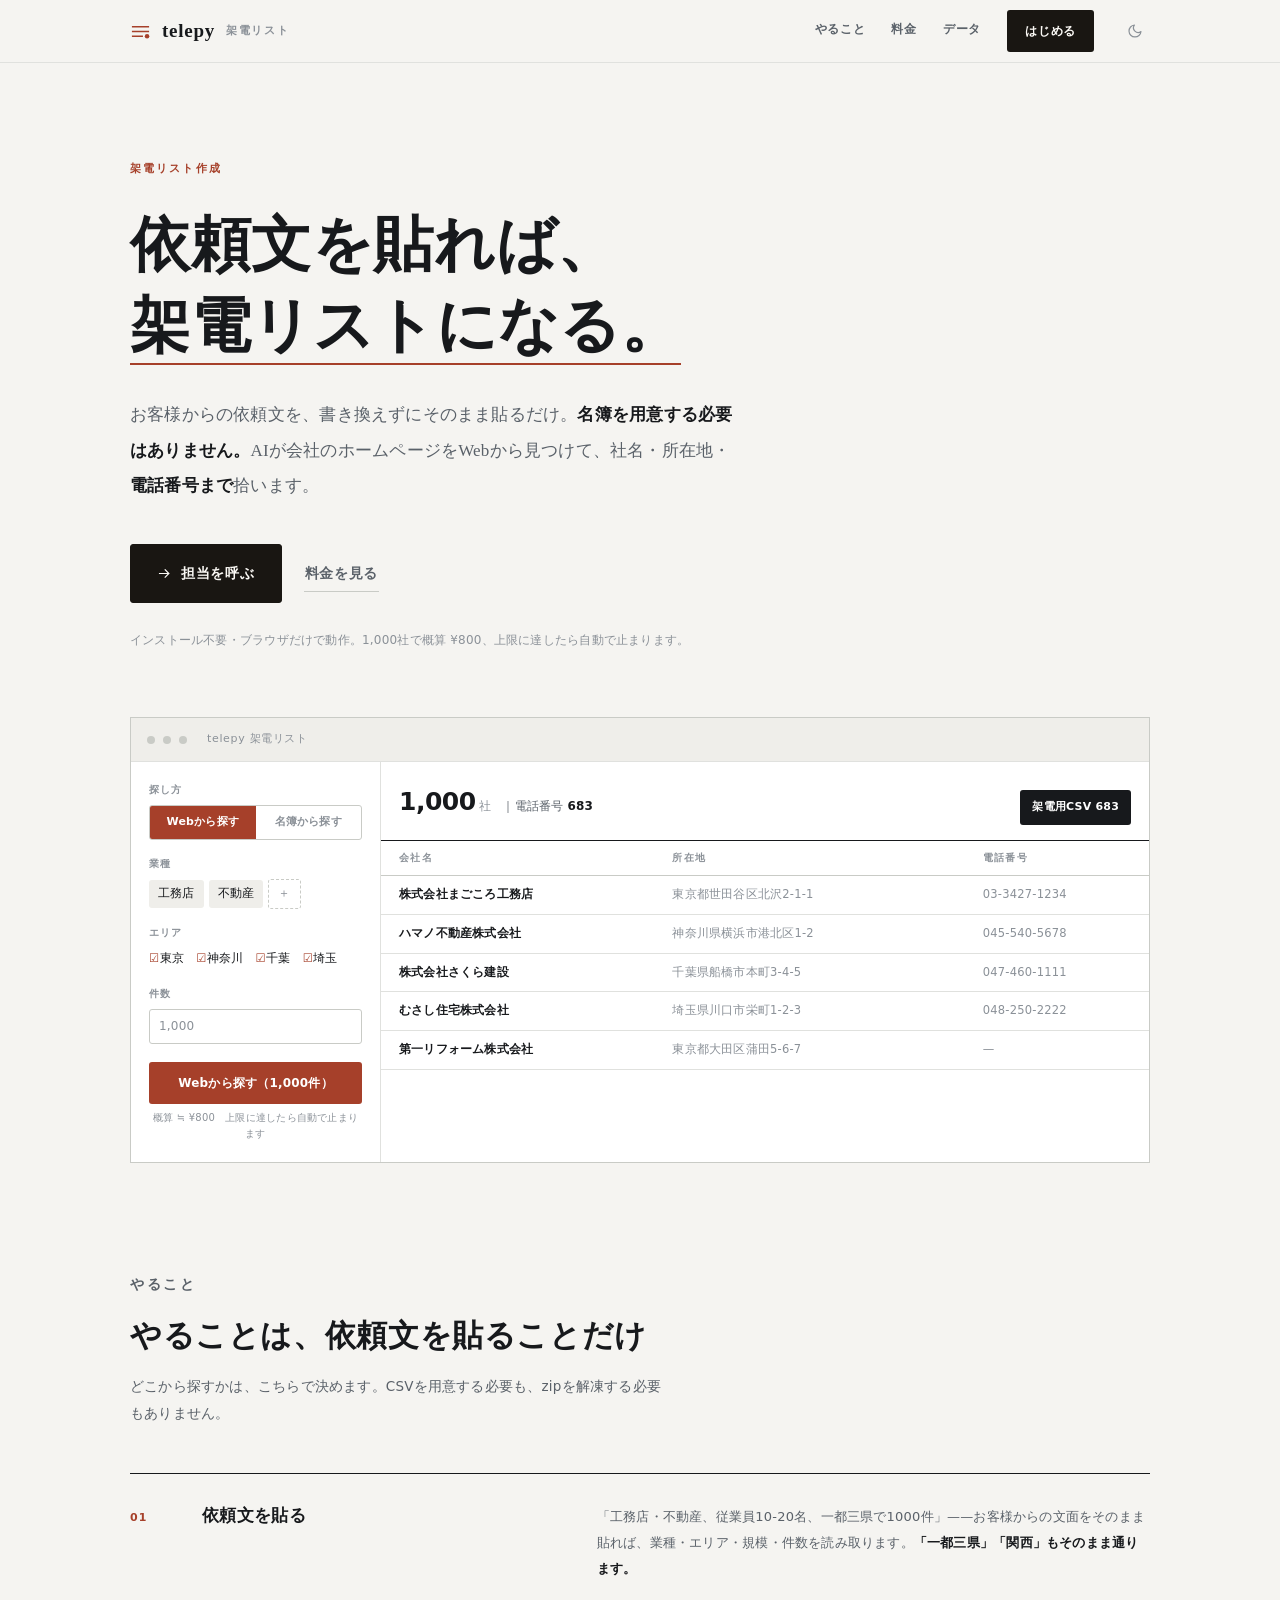
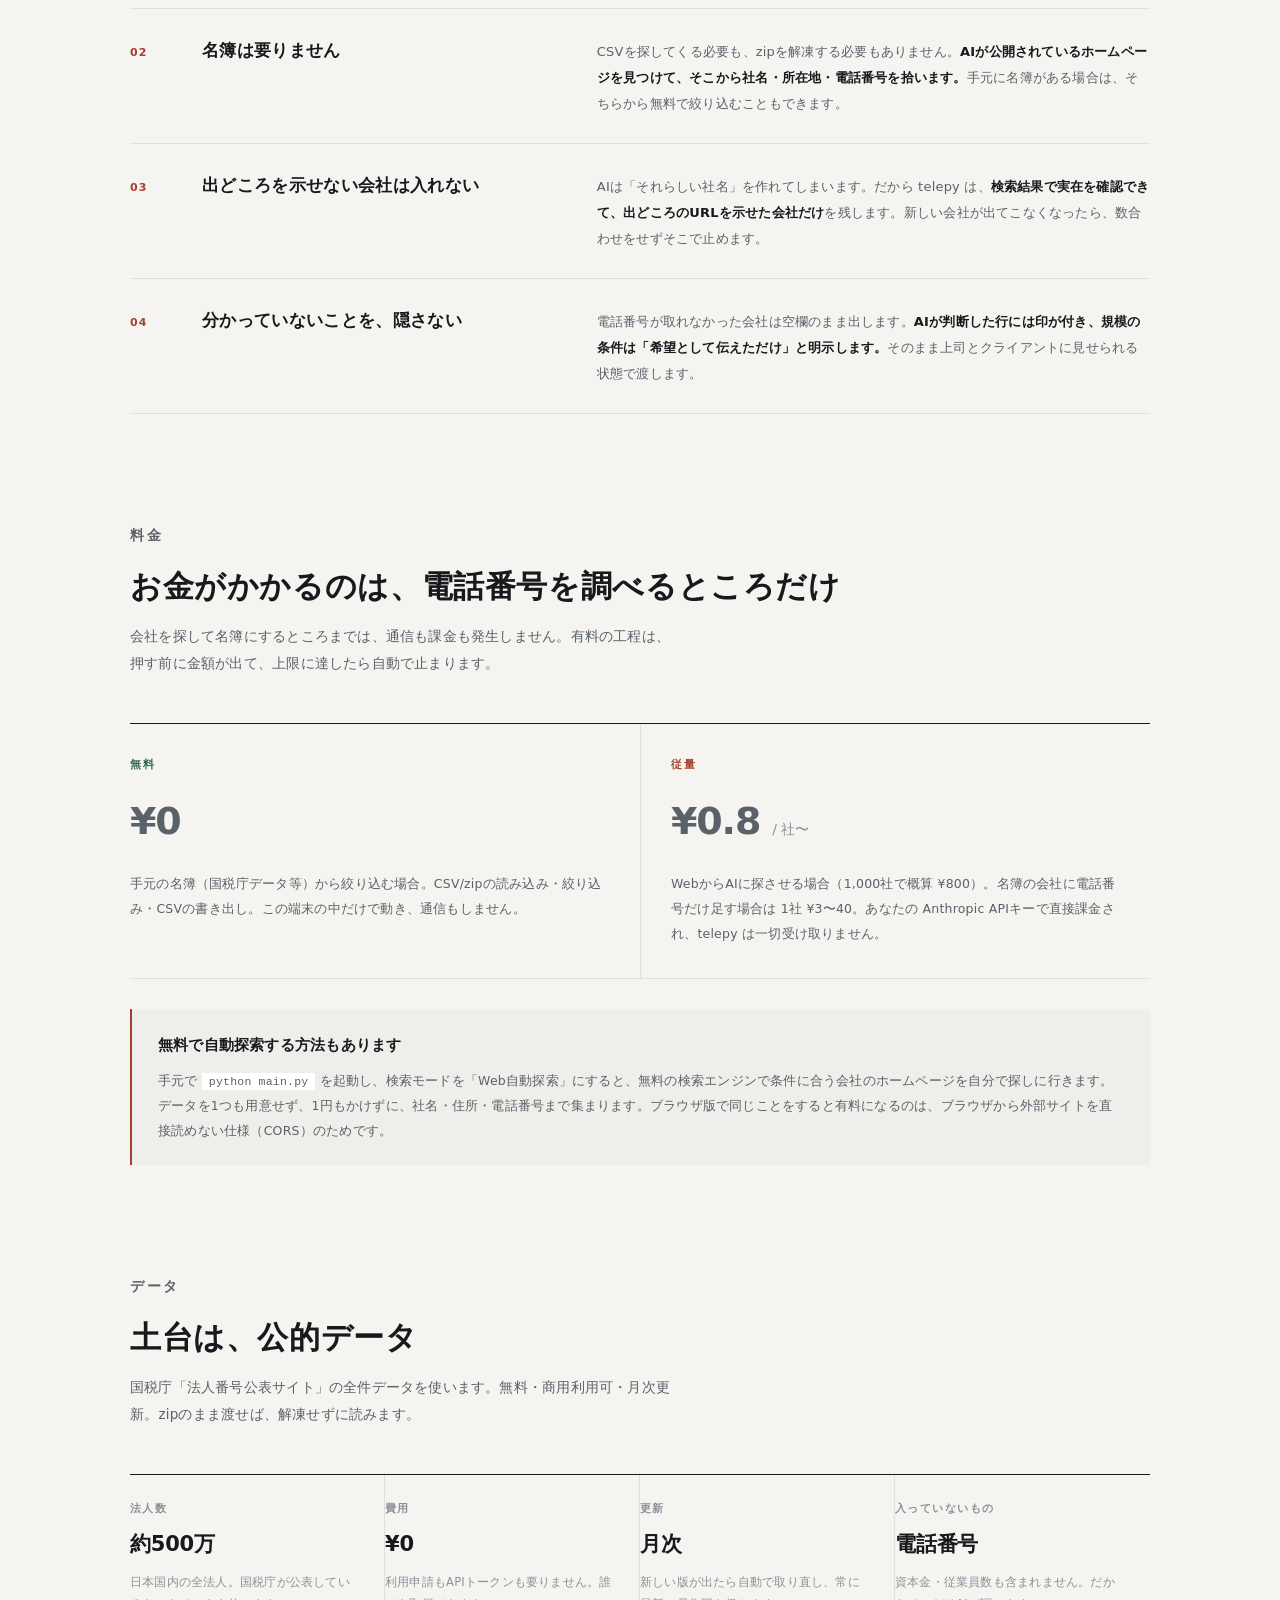
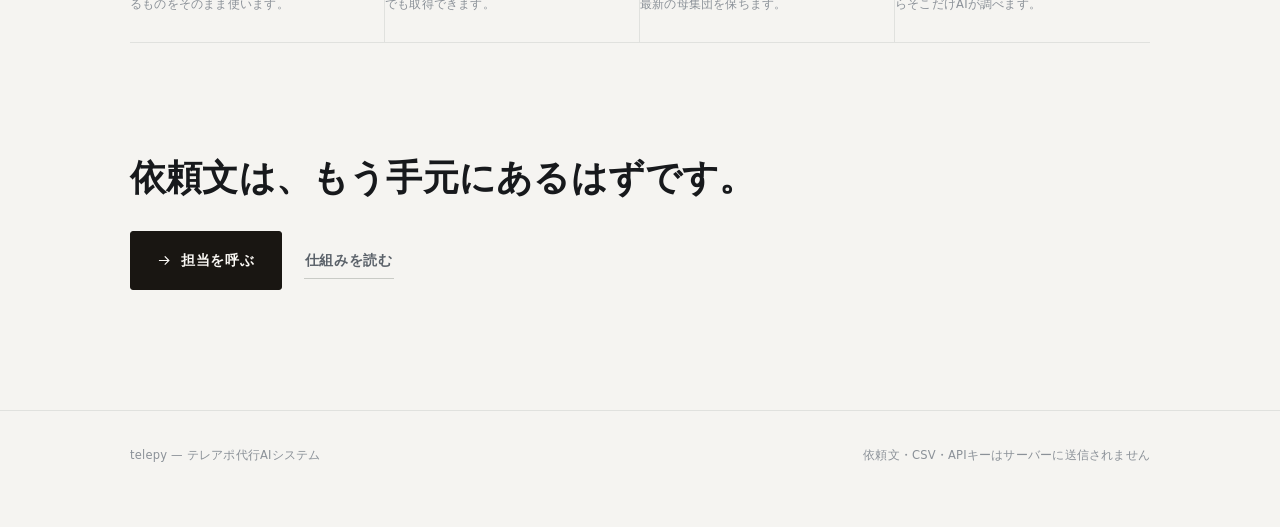
<file: docs/index.html>
<!DOCTYPE html>
<html lang="ja">
<head>
  <meta charset="UTF-8">
  <meta name="viewport" content="width=device-width, initial-scale=1.0">
  <meta name="theme-color" content="#FBF9F5" media="(prefers-color-scheme: light)">
  <meta name="theme-color" content="#131110" media="(prefers-color-scheme: dark)">
  <link rel="icon" href="data:image/svg+xml,%3Csvg xmlns='http://www.w3.org/2000/svg' viewBox='0 0 24 24'%3E%3Crect width='24' height='24' fill='%23FBF9F5'/%3E%3Cpath d='M3 6.5h18M3 12h18M3 17.5h11' stroke='%23A6402A' stroke-width='1.6'/%3E%3Ccircle cx='19.5' cy='17.5' r='2.6' fill='%23A6402A'/%3E%3C/svg%3E">
  <title>telepy — 依頼文を貼れば、架電リストになる</title>
  <meta property="og:type" content="website">
  <meta property="og:site_name" content="telepy">
  <meta property="og:url" content="https://playmark0227-svg.github.io/tellepy/">
  <meta property="og:title" content="telepy — 依頼文を貼れば、架電リストになる">
  <meta property="og:description" content="依頼文をそのまま貼るだけ。条件に合う日本企業をこの端末の中で探します。電話番号だけは、AIが1社ずつ調べます。名簿づくりはずっと無料。">
  <meta property="og:image" content="https://playmark0227-svg.github.io/tellepy/ogp.png">
  <meta property="og:image:width" content="1200">
  <meta property="og:image:height" content="630">
  <meta name="twitter:card" content="summary_large_image">
  <meta name="twitter:title" content="telepy — 依頼文を貼れば、架電リストになる">
  <meta name="twitter:description" content="依頼文をそのまま貼るだけ。条件に合う日本企業をこの端末の中で探します。電話番号だけは、AIが1社ずつ調べます。">
  <meta name="twitter:image" content="https://playmark0227-svg.github.io/tellepy/ogp.png">
  <script>
    (function () {
      try {
        var t = localStorage.getItem('telepy_theme');
        if (t !== 'light' && t !== 'dark') {
          t = window.matchMedia('(prefers-color-scheme: dark)').matches ? 'dark' : 'light';
        }
        document.documentElement.setAttribute('data-theme', t);
      } catch (e) { document.documentElement.setAttribute('data-theme', 'light'); }
      document.documentElement.className = 'js';
    })();
  </script>
  <style>
    /* list.html と同じ意匠。紙・墨・朱の三色、罫線で区切り、影は落とさない。 */
    :root {
      --sans: "Hiragino Kaku Gothic ProN", "Hiragino Sans", "BIZ UDPGothic",
              "Noto Sans JP", "Yu Gothic UI", "Yu Gothic", Meiryo, system-ui, sans-serif;
      /* 明朝の並び順は Windows での読みやすさで決めている。
         Yu Mincho は画面だと線が細く痩せて見えるため、線幅が安定している
         BIZ UD明朝（Windows 10 1809以降に同梱）を先に置く。 */
      --serif: "Hiragino Mincho ProN", "Hiragino Mincho Pro", "BIZ UDPMincho", "BIZ UDMincho",
               "Yu Mincho", YuMincho, "Noto Serif JP", "Times New Roman", serif;
      --mono: "SF Mono", ui-monospace, SFMono-Regular, Menlo, Consolas, monospace;
      --paper: #F5F4F1; --surface: #FFFFFF; --sunk: #EFEEEA;
      --ink: #17191C; --ink-2: #5A6169; --ink-3: #8B9198;
      --rule: #E0E1DE; --rule-2: #C9CBC6;
      --seal: #A6402A; --seal-2: #8C3422; --seal-tint: #F6ECE8;
      --good: #2E6A4C; --warn: #8A6212;
      --btn-face: #191612; --btn-text: #FBF9F5;
      --ease: cubic-bezier(.2,.8,.2,1);
      color-scheme: light;
    }
    :root[data-theme="dark"] {
      --paper: #16181A; --surface: #1D1F22; --sunk: #232629;
      --ink: #E9EAEA; --ink-2: #A3A8AD; --ink-3: #767C82;
      --rule: #2C3033; --rule-2: #3D4247;
      --seal: #DD7357; --seal-2: #E9917A; --seal-tint: #2A1E1A;
      --good: #5FA97F; --warn: #C79A46;
      --btn-face: #EDE8DF; --btn-text: #131110;
      color-scheme: dark;
    }
    *, *::before, *::after { margin: 0; padding: 0; box-sizing: border-box; }
    html { -webkit-text-size-adjust: 100%; scroll-behavior: smooth; }
    body {
      font-family: var(--sans); background: var(--paper); color: var(--ink);
      font-size: 14px; line-height: 1.9; letter-spacing: .015em;
      font-feature-settings: "palt" 1; -webkit-font-smoothing: antialiased;
    }
    a { color: inherit; text-underline-offset: 3px; }
    a:hover { color: var(--seal); }
    .wrap { max-width: 1080px; margin: 0 auto; padding: 0 30px; }
    .label { font-size: 10.5px; font-weight: 700; letter-spacing: .2em; color: var(--ink-3); text-transform: uppercase; }
    .nums { font-variant-numeric: tabular-nums; }
    ::selection { background: var(--seal); color: #fff; }

    /* ---- 天板 ---- */
    .nav { position: sticky; top: 0; z-index: 30; background: var(--paper); border-bottom: 1px solid var(--rule); }
    .nav-in { max-width: 1080px; margin: 0 auto; padding: 0 30px; height: 62px;
              display: flex; align-items: center; justify-content: space-between; gap: 20px; }
    .brand { display: flex; align-items: center; gap: 11px; }
    .brand svg { width: 21px; height: 21px; color: var(--seal); }
    .brand b { font-family: var(--serif); font-size: 19px; font-weight: 600; letter-spacing: .04em; }
    .brand span { font-size: 10.5px; font-weight: 700; letter-spacing: .16em; color: var(--ink-3); }
    .nav-links { display: flex; align-items: center; gap: 26px; }
    .nav-links a { font-size: 12px; font-weight: 600; letter-spacing: .06em; color: var(--ink-2);
                   text-decoration: none; border-bottom: 1px solid transparent; padding-bottom: 2px; }
    .nav-links a:hover { color: var(--ink); border-bottom-color: var(--ink); }
    .nav-links .go { background: var(--btn-face); color: var(--btn-text); border: 0;
                     padding: 10px 18px; border-radius: 3px; }
    .nav-links .go:hover { opacity: .82; color: var(--btn-text); }
    .theme { width: 30px; height: 30px; border: 0; background: none; color: var(--ink-3);
             display: grid; place-items: center; cursor: pointer; }
    .theme:hover { color: var(--ink); }
    .theme svg { width: 16px; height: 16px; }
    .theme .i-sun { display: none; }
    :root[data-theme="dark"] .theme .i-moon { display: none; }
    :root[data-theme="dark"] .theme .i-sun { display: block; }
    @media (max-width: 720px) { .nav-links a:not(.go) { display: none; } }

    /* ---- 導入 ---- */
    .hero { padding: 96px 0 0; }
    .hero .label { color: var(--seal); margin-bottom: 26px; }
    h1 {
      font-family: var(--serif); font-size: clamp(34px, 6vw, 60px); font-weight: 600;
      line-height: 1.35; letter-spacing: .01em; margin-bottom: 30px;
    }
    h1 em { font-style: normal; border-bottom: 2px solid var(--seal); padding-bottom: 4px; }
    .lead {
      font-family: var(--serif); font-size: 17px; line-height: 2.1; color: var(--ink-2);
      max-width: 36em; margin-bottom: 40px;
    }
    .lead b { color: var(--ink); font-weight: 600; }
    .cta { display: flex; gap: 22px; align-items: center; flex-wrap: wrap; }
    .btn {
      display: inline-flex; align-items: center; gap: 9px; font-size: 14px; font-weight: 600;
      letter-spacing: .05em; padding: 15px 26px; border: 1px solid transparent; border-radius: 3px;
      text-decoration: none; cursor: pointer; transition: opacity .18s var(--ease), border-color .18s var(--ease);
    }
    .btn svg { width: 15px; height: 15px; }
    .btn-primary { background: var(--btn-face); color: var(--btn-text); border-color: var(--btn-face); }
    .btn-primary:hover { opacity: .82; color: var(--btn-text); }
    .btn-quiet { color: var(--ink-2); border: 0; border-bottom: 1px solid var(--rule-2);
                 padding: 5px 1px; border-radius: 0; }
    .btn-quiet:hover { color: var(--ink); border-bottom-color: var(--ink); }
    .hero-note { font-size: 12px; color: var(--ink-3); margin-top: 26px; }

    /* ---- 画面の見本 ---- */
    .frame { margin-top: 66px; border: 1px solid var(--rule-2); background: var(--surface); overflow: hidden; }
    .frame-bar { display: flex; align-items: center; gap: 8px; padding: 11px 16px;
                 border-bottom: 1px solid var(--rule); background: var(--sunk); }
    .frame-dot { width: 8px; height: 8px; border-radius: 99px; background: var(--rule-2); }
    .frame-url { margin-left: 12px; font-size: 11px; color: var(--ink-3); letter-spacing: .06em; }
    .frame-body { display: grid; grid-template-columns: 1fr 1.15fr; }
    @media (max-width: 800px) { .frame-body { grid-template-columns: 1fr; } }
    .frame-body { grid-template-columns: 250px 1fr; }
    .frame-left { padding: 18px 18px 20px; border-right: 1px solid var(--rule); }
    .fl-h { font-size: 10px; font-weight: 700; letter-spacing: .12em; color: var(--ink-3);
            margin: 14px 0 6px; }
    .fl-h:first-child { margin-top: 0; }
    .fl-tags span { display: inline-block; font-size: 11.5px; background: var(--sunk);
                    padding: 3px 9px; border-radius: 3px; margin-right: 5px; }
    .fl-tags .add { background: none; border: 1px dashed var(--rule-2); color: var(--ink-3); }
    .fl-ck { font-size: 11.5px; } .fl-ck b { color: var(--seal); }
    .fl-in { font-size: 12px; border: 1px solid var(--rule-2); border-radius: 3px;
             padding: 5px 9px; color: var(--ink-3); }
    .fl-seg { display: grid; grid-template-columns: 1fr 1fr; border: 1px solid var(--rule-2);
              border-radius: 3px; overflow: hidden; font-size: 11px; font-weight: 600; text-align: center; }
    .fl-seg b { background: var(--seal); color: #fff; padding: 6px 2px; }
    .fl-seg span { color: var(--ink-3); padding: 6px 2px; }
    .fl-note { font-size: 10px; color: var(--ink-3); text-align: center; margin-top: 6px; line-height: 1.6; }
    .fl-go { margin-top: 18px; text-align: center; font-size: 12px; font-weight: 700;
             color: #fff; background: var(--seal); border-radius: 3px; padding: 10px; }
    .fr-hero { font-size: 26px; font-weight: 700; letter-spacing: -.02em; }
    .fr-hero small { font-size: 12px; font-weight: 500; color: var(--ink-3); }
    .fr-sub { font-size: 12px; color: var(--ink-2); } .fr-sub b { color: var(--ink); }
    .fr-btn { margin-left: auto; font-size: 11px; font-weight: 700; color: #fff;
              background: var(--ink); border-radius: 3px; padding: 7px 12px; }
    .fr-row .mute { color: var(--ink-3); }
    @media (max-width: 800px) { .frame-left { border-right: 0; border-bottom: 1px solid var(--rule); } }
    .frame-voice { font-family: var(--serif); font-size: 14px; line-height: 2.0; color: var(--ink); }
    .frame-voice b { border-bottom: 1px solid var(--seal); }
    .pf { margin-top: 22px; border-top: 1px solid var(--ink); }
    .pf div { display: grid; grid-template-columns: 15px 1fr; gap: 10px; padding: 9px 0;
              border-bottom: 1px solid var(--rule); font-size: 11.5px; color: var(--ink-2); }
    .pf i { font-style: normal; font-weight: 700; }
    .pf .ok i { color: var(--good); }
    .pf .ng i { color: var(--warn); }
    .frame-right { padding: 0; }
    .fr-head { padding: 16px 18px 14px; border-bottom: 1px solid var(--ink);
               display: flex; gap: 12px; align-items: baseline; }
    .fr-ring { width: 46px; height: 46px; border: 2.5px solid var(--rule); border-radius: 99px;
               display: grid; place-items: center; font-size: 10px; font-weight: 700;
               border-top-color: var(--seal); border-right-color: var(--seal); }
    .fr-hero { font-size: 25px; font-weight: 700; letter-spacing: -.02em; font-variant-numeric: tabular-nums; }
    .fr-hero small { font-size: 12px; font-weight: 500; color: var(--ink-3); }
    .fr-row { display: grid; grid-template-columns: 1.4fr 1.6fr .8fr; gap: 14px; padding: 8px 18px;
              border-bottom: 1px solid var(--rule); font-size: 11.5px; }
    .fr-row b { font-weight: 600; }
    .fr-row span { color: var(--ink-3); }
    .fr-row.head { font-size: 9.5px; font-weight: 700; letter-spacing: .14em; color: var(--ink-3);
                   border-bottom-color: var(--rule-2); }

    /* ---- 節 ---- */
    .sec { padding: 108px 0 0; }
    .sec-head { margin-bottom: 46px; }
    .sec-head h2 { font-family: var(--serif); font-size: clamp(23px, 3.4vw, 31px); font-weight: 600;
                   line-height: 1.55; margin: 14px 0 12px; letter-spacing: .02em; }
    .sec-head p { font-size: 13.5px; color: var(--ink-2); max-width: 40em; line-height: 2.0; }
    .rows { border-top: 1px solid var(--ink); }
    .row { display: grid; grid-template-columns: 46px 1fr 1.5fr; gap: 26px; align-items: baseline;
           padding: 26px 0; border-bottom: 1px solid var(--rule); }
    @media (max-width: 720px) { .row { grid-template-columns: 32px 1fr; }
                                .row p { grid-column: 2; } }
    .row .no { font-size: 11px; font-weight: 700; letter-spacing: .1em; color: var(--seal);
               font-variant-numeric: tabular-nums; }
    .row h3 { font-family: var(--serif); font-size: 17px; font-weight: 600; letter-spacing: .02em; }
    .row p { font-size: 13px; color: var(--ink-2); line-height: 2.0; }
    .row p b { color: var(--ink); font-weight: 600; }

    .price { display: grid; grid-template-columns: 1fr 1fr; border-top: 1px solid var(--ink);
             border-bottom: 1px solid var(--rule); }
    @media (max-width: 680px) { .price { grid-template-columns: 1fr; } }
    .price > div { padding: 30px 30px 32px 0; }
    .price > div + div { border-left: 1px solid var(--rule); padding-left: 30px; }
    @media (max-width: 680px) { .price > div + div { border-left: 0; border-top: 1px solid var(--rule); padding-left: 0; } }
    .price .tag { font-size: 10.5px; font-weight: 700; letter-spacing: .16em; }
    .price .free .tag { color: var(--good); }
    .price .paid .tag { color: var(--seal); }
    .price .amt { font-size: 38px; font-weight: 700; letter-spacing: -.03em; margin: 8px 0 12px;
                  font-variant-numeric: tabular-nums; }
    .price .amt small { font-size: 14px; font-weight: 500; color: var(--ink-3); letter-spacing: 0; }
    .price p { font-size: 12.5px; color: var(--ink-2); line-height: 2.0; }
    .note-box { margin-top: 30px; padding: 22px 26px; background: var(--sunk);
                border-left: 2px solid var(--seal); font-size: 12.5px; line-height: 2.0; color: var(--ink-2); }
    .note-box b { display: block; font-family: var(--serif); font-size: 14.5px; color: var(--ink);
                  font-weight: 600; margin-bottom: 8px; }
    .note-box code { font-family: var(--mono); font-size: 11.5px; background: var(--surface); padding: 2px 7px; }

    .facts { display: grid; grid-template-columns: repeat(auto-fit, minmax(190px, 1fr));
             border-top: 1px solid var(--ink); }
    .facts > div { padding: 24px 24px 26px 0; border-bottom: 1px solid var(--rule);
                   border-right: 1px solid var(--rule); }
    .facts > div:last-child { border-right: 0; }
    .facts dt { font-size: 10.5px; font-weight: 700; letter-spacing: .14em; color: var(--ink-3); }
    .facts dd { font-size: 21px; font-weight: 700; margin: 6px 0 8px; font-variant-numeric: tabular-nums;
                letter-spacing: -.01em; }
    .facts p { font-size: 11.5px; color: var(--ink-3); line-height: 1.9; }

    .end { padding: 108px 0 120px; }
    .end h2 { font-family: var(--serif); font-size: clamp(24px, 4vw, 36px); font-weight: 600;
              line-height: 1.5; margin-bottom: 26px; }
    footer { border-top: 1px solid var(--rule); padding: 34px 0 60px; }
    footer .wrap { display: flex; justify-content: space-between; gap: 20px; flex-wrap: wrap;
                   font-size: 11.5px; color: var(--ink-3); }
    footer a { text-decoration: none; }

    .reveal { opacity: 0; transform: translateY(10px); }
    .reveal.in { opacity: 1; transform: none; transition: opacity .6s var(--ease), transform .6s var(--ease); }
    html:not(.js) .reveal { opacity: 1; transform: none; }
    @media (prefers-reduced-motion: reduce) {
      html { scroll-behavior: auto; }
      .reveal, .reveal.in { opacity: 1; transform: none; transition: none; }
    }
  </style>
</head>
<body>

<nav class="nav">
  <div class="nav-in">
    <span class="brand">
      <svg viewBox="0 0 24 24" fill="none" aria-hidden="true"><path d="M3 6.5h18M3 12h18M3 17.5h11" stroke="currentColor" stroke-width="1.6" stroke-linecap="square"/><circle cx="19.5" cy="17.5" r="2.6" fill="currentColor"/></svg>
      <b>telepy</b><span>架電リスト</span>
    </span>
    <span class="nav-links">
      <a href="#how">やること</a>
      <a href="#price">料金</a>
      <a href="#data">データ</a>
      <a class="go" href="list.html">はじめる</a>
      <button class="theme" onclick="toggleTheme()" aria-label="ライト／ダークを切り替え">
        <svg class="i-moon" viewBox="0 0 24 24" fill="none" stroke="currentColor" stroke-width="1.8" stroke-linecap="round" stroke-linejoin="round"><path d="M21 12.8A9 9 0 1111.2 3a7 7 0 009.8 9.8z"/></svg>
        <svg class="i-sun" viewBox="0 0 24 24" fill="none" stroke="currentColor" stroke-width="1.8" stroke-linecap="round" stroke-linejoin="round"><circle cx="12" cy="12" r="4.2"/><path d="M12 2v2M12 20v2M4.9 4.9l1.4 1.4M17.7 17.7l1.4 1.4M2 12h2M20 12h2M4.9 19.1l1.4-1.4M17.7 6.3l1.4-1.4"/></svg>
      </button>
    </span>
  </div>
</nav>

<header class="hero">
  <div class="wrap">
    <p class="label">架電リスト作成</p>
    <h1>依頼文を貼れば、<br><em>架電リストになる。</em></h1>
    <p class="lead">お客様からの依頼文を、書き換えずにそのまま貼るだけ。<b>名簿を用意する必要はありません。</b>AIが会社のホームページをWebから見つけて、社名・所在地・<b>電話番号まで</b>拾います。</p>
    <div class="cta">
      <a class="btn btn-primary" href="list.html">
        <svg viewBox="0 0 24 24" fill="none" stroke="currentColor" stroke-width="1.8" stroke-linecap="square"><path d="M4 12h15M13 6l6 6-6 6"/></svg>
        担当を呼ぶ
      </a>
      <a class="btn btn-quiet" href="#price">料金を見る</a>
    </div>
    <p class="hero-note">インストール不要・ブラウザだけで動作。1,000社で概算 ¥800、上限に達したら自動で止まります。</p>

    <div class="frame reveal">
      <div class="frame-bar">
        <span class="frame-dot"></span><span class="frame-dot"></span><span class="frame-dot"></span>
        <span class="frame-url">telepy 架電リスト</span>
      </div>
      <div class="frame-body">
        <div class="frame-left">
          <p class="fl-h">探し方</p>
          <p class="fl-seg"><b>Webから探す</b><span>名簿から探す</span></p>
          <p class="fl-h">業種</p>
          <p class="fl-tags"><span>工務店</span><span>不動産</span><span class="add">＋</span></p>
          <p class="fl-h">エリア</p>
          <p class="fl-ck"><b>☑</b>東京　<b>☑</b>神奈川　<b>☑</b>千葉　<b>☑</b>埼玉</p>
          <p class="fl-h">件数</p>
          <p class="fl-in">1,000</p>
          <p class="fl-go">Webから探す（1,000件）</p>
          <p class="fl-note">概算 ≒ ¥800　上限に達したら自動で止まります</p>
        </div>
        <div class="frame-right">
          <div class="fr-head">
            <span class="fr-hero">1,000<small> 社</small></span>
            <span class="fr-sub">｜電話番号 <b>683</b></span>
            <span class="fr-btn">架電用CSV 683</span>
          </div>
          <div class="fr-row head"><span>会社名</span><span>所在地</span><span>電話番号</span></div>
          <div class="fr-row"><b>株式会社まごころ工務店</b><span>東京都世田谷区北沢2-1-1</span><span>03-3427-1234</span></div>
          <div class="fr-row"><b>ハマノ不動産株式会社</b><span>神奈川県横浜市港北区1-2</span><span>045-540-5678</span></div>
          <div class="fr-row"><b>株式会社さくら建設</b><span>千葉県船橋市本町3-4-5</span><span>047-460-1111</span></div>
          <div class="fr-row"><b>むさし住宅株式会社</b><span>埼玉県川口市栄町1-2-3</span><span>048-250-2222</span></div>
          <div class="fr-row"><b>第一リフォーム株式会社</b><span>東京都大田区蒲田5-6-7</span><span class="mute">—</span></div>
        </div>
      </div>
    </div>
  </div>
</header>

<main>
  <section class="sec" id="how">
    <div class="wrap">
      <div class="sec-head reveal">
        <p class="label">やること</p>
        <h2>やることは、依頼文を貼ることだけ</h2>
        <p>どこから探すかは、こちらで決めます。CSVを用意する必要も、zipを解凍する必要もありません。</p>
      </div>
      <div class="rows">
        <div class="row reveal">
          <span class="no">01</span>
          <h3>依頼文を貼る</h3>
          <p>「工務店・不動産、従業員10-20名、一都三県で1000件」——お客様からの文面をそのまま貼れば、業種・エリア・規模・件数を読み取ります。<b>「一都三県」「関西」もそのまま通ります。</b></p>
        </div>
        <div class="row reveal">
          <span class="no">02</span>
          <h3>名簿は要りません</h3>
          <p>CSVを探してくる必要も、zipを解凍する必要もありません。<b>AIが公開されているホームページを見つけて、そこから社名・所在地・電話番号を拾います。</b>手元に名簿がある場合は、そちらから無料で絞り込むこともできます。</p>
        </div>
        <div class="row reveal">
          <span class="no">03</span>
          <h3>出どころを示せない会社は入れない</h3>
          <p>AIは「それらしい社名」を作れてしまいます。だから telepy は、<b>検索結果で実在を確認できて、出どころのURLを示せた会社だけ</b>を残します。新しい会社が出てこなくなったら、数合わせをせずそこで止めます。</p>
        </div>
        <div class="row reveal">
          <span class="no">04</span>
          <h3>分かっていないことを、隠さない</h3>
          <p>電話番号が取れなかった会社は空欄のまま出します。<b>AIが判断した行には印が付き、規模の条件は「希望として伝えただけ」と明示します。</b>そのまま上司とクライアントに見せられる状態で渡します。</p>
        </div>
      </div>
    </div>
  </section>

  <section class="sec" id="price">
    <div class="wrap">
      <div class="sec-head reveal">
        <p class="label">料金</p>
        <h2>お金がかかるのは、電話番号を調べるところだけ</h2>
        <p>会社を探して名簿にするところまでは、通信も課金も発生しません。有料の工程は、押す前に金額が出て、上限に達したら自動で止まります。</p>
      </div>
      <div class="price reveal">
        <div class="free">
          <p class="tag">無料</p>
          <p class="amt">¥0</p>
          <p>手元の名簿（国税庁データ等）から絞り込む場合。CSV/zipの読み込み・絞り込み・CSVの書き出し。この端末の中だけで動き、通信もしません。</p>
        </div>
        <div class="paid">
          <p class="tag">従量</p>
          <p class="amt">¥0.8 <small>/ 社〜</small></p>
          <p>WebからAIに探させる場合（1,000社で概算 ¥800）。名簿の会社に電話番号だけ足す場合は 1社 ¥3〜40。あなたの Anthropic APIキーで直接課金され、telepy は一切受け取りません。</p>
        </div>
      </div>
      <div class="note-box reveal">
        <b>無料で自動探索する方法もあります</b>
        手元で <code>python main.py</code> を起動し、検索モードを「Web自動探索」にすると、無料の検索エンジンで条件に合う会社のホームページを自分で探しに行きます。データを1つも用意せず、1円もかけずに、社名・住所・電話番号まで集まります。ブラウザ版で同じことをすると有料になるのは、ブラウザから外部サイトを直接読めない仕様（CORS）のためです。
      </div>
    </div>
  </section>

  <section class="sec" id="data">
    <div class="wrap">
      <div class="sec-head reveal">
        <p class="label">データ</p>
        <h2>土台は、公的データ</h2>
        <p>国税庁「法人番号公表サイト」の全件データを使います。無料・商用利用可・月次更新。zipのまま渡せば、解凍せずに読みます。</p>
      </div>
      <dl class="facts reveal">
        <div>
          <dt>法人数</dt>
          <dd>約500万</dd>
          <p>日本国内の全法人。国税庁が公表しているものをそのまま使います。</p>
        </div>
        <div>
          <dt>費用</dt>
          <dd>¥0</dd>
          <p>利用申請もAPIトークンも要りません。誰でも取得できます。</p>
        </div>
        <div>
          <dt>更新</dt>
          <dd>月次</dd>
          <p>新しい版が出たら自動で取り直し、常に最新の母集団を保ちます。</p>
        </div>
        <div>
          <dt>入っていないもの</dt>
          <dd>電話番号</dd>
          <p>資本金・従業員数も含まれません。だからそこだけAIが調べます。</p>
        </div>
      </dl>
    </div>
  </section>

  <section class="end">
    <div class="wrap reveal">
      <h2>依頼文は、もう手元にあるはずです。</h2>
      <div class="cta">
        <a class="btn btn-primary" href="list.html">
          <svg viewBox="0 0 24 24" fill="none" stroke="currentColor" stroke-width="1.8" stroke-linecap="square"><path d="M4 12h15M13 6l6 6-6 6"/></svg>
          担当を呼ぶ
        </a>
        <a class="btn btn-quiet" href="https://github.com/playmark0227-svg/tellepy#readme" target="_blank" rel="noopener">仕組みを読む</a>
      </div>
    </div>
  </section>
</main>

<footer>
  <div class="wrap">
    <span>telepy — テレアポ代行AIシステム</span>
    <span>依頼文・CSV・APIキーはサーバーに送信されません</span>
  </div>
</footer>

<script>
  function toggleTheme() {
    var cur = document.documentElement.getAttribute('data-theme') === 'dark' ? 'dark' : 'light';
    var next = cur === 'dark' ? 'light' : 'dark';
    document.documentElement.setAttribute('data-theme', next);
    try { localStorage.setItem('telepy_theme', next); } catch (e) {}
  }
  (function () {
    var io = new IntersectionObserver(function (es) {
      es.forEach(function (e) { if (e.isIntersecting) { e.target.classList.add('in'); io.unobserve(e.target); } });
    }, { rootMargin: '0px 0px -8% 0px' });
    document.querySelectorAll('.reveal').forEach(function (el) { io.observe(el); });
  })();
</script>
</body>
</html>
</file>
